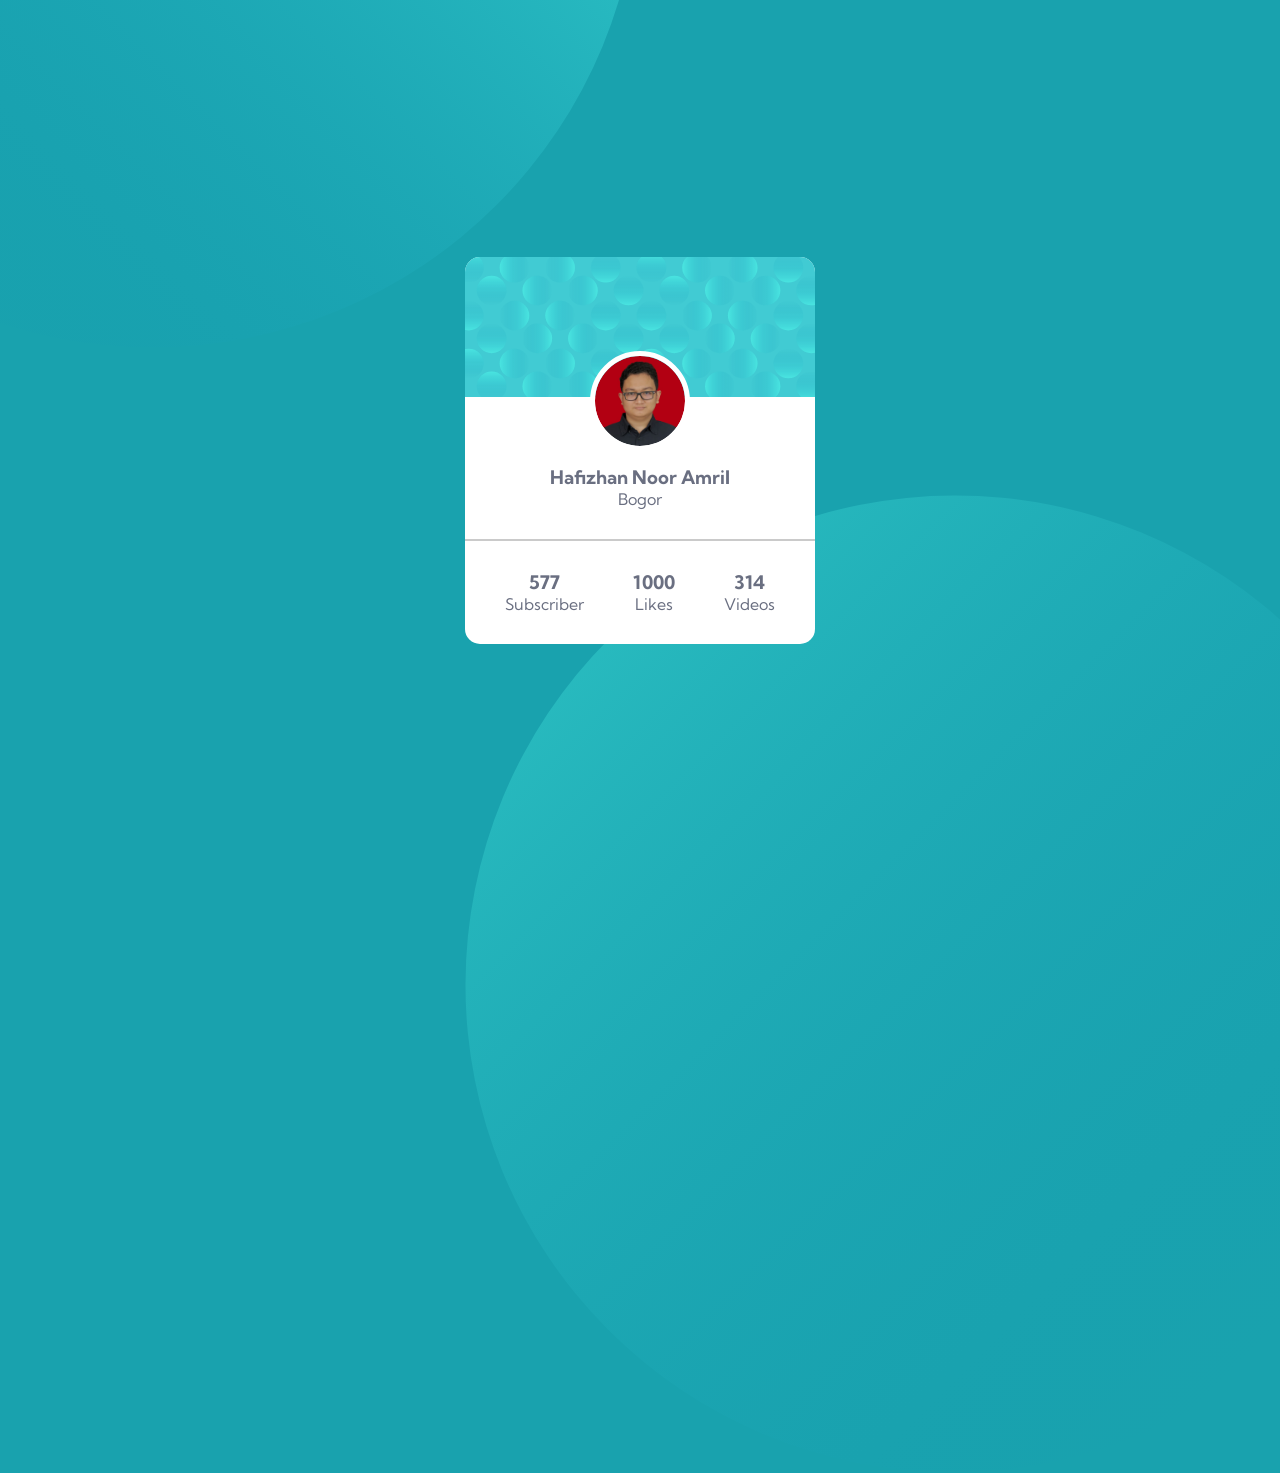
<file: index.html>
<!DOCTYPE html>
<html lang="en">
    <head>
        <meta charset="UTF-8">
        <meta name="viewport" content="width=device-width, initial-scale=1">
        <title>AKUBATU</title>
        <link rel="stylesheet" href="style.css">
        <link rel="preconnect" href="https://fonts.googleapis.com">
        <link rel="preconnect" href="https://fonts.gstatic.com" crossorigin>
        <link href="https://fonts.googleapis.com/css2?family=Kumbh+Sans:wght@100..900&display=swap" rel="stylesheet">
    </head>
    <body>
        <div class="bg-top"></div>
        <div class="bg-bottom"></div>
        <div class="card">
            <div class="image">
                <img class="bg-card" src="./source/bg-pattern-card.svg" alt="">
                <img src ="./source/foto.jpg" alt="" class="avatar">
            </div>
            <div class="title">
                <h3>Hafizhan Noor Amril <span></span></h3>
                <p>Bogor</p>
            </div>
            <div class="stats">
                <div>
                    <h3>577</h3>
                    <p>Subscriber</p>
                </div>
            <div>
                <h3>1000</h3>
                <p>Likes</p>
            </div>
            <div>
                <h3>314</h3>
                <p>Videos</p>
             </div>
            </div>
        </div>
    </div>
</body>
</html>
</file>
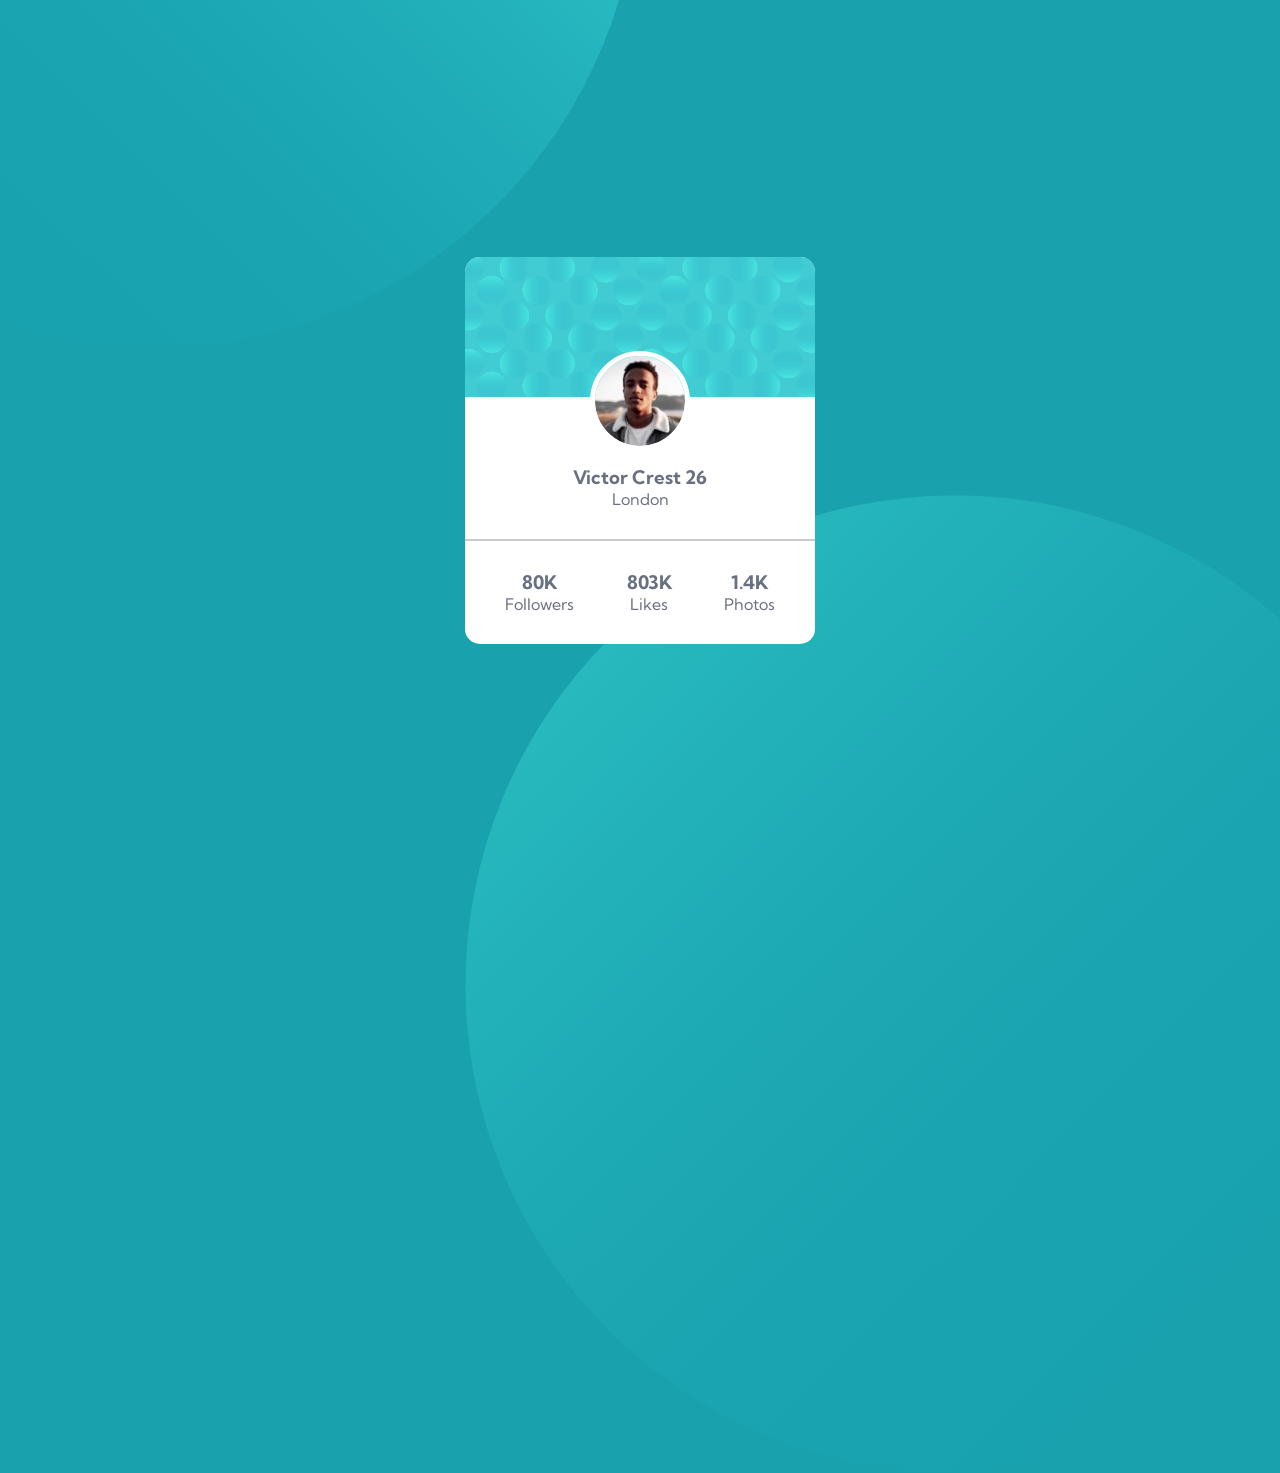
<file: Profile card/index.html>
<!DOCTYPE html>
<html lang="en">
    <head>
        <meta charset="UTF-8">
        <meta name="viewport" content="width=device-width, initial-scale=1">
        <title>AKUBATU</title>
        <link rel="stylesheet" href="style.css">
        <link rel="preconnect" href="https://fonts.googleapis.com">
        <link rel="preconnect" href="https://fonts.gstatic.com" crossorigin>
        <link href="https://fonts.googleapis.com/css2?family=Kumbh+Sans:wght@100..900&display=swap" rel="stylesheet">
    </head>
    <body>
        <div class="bg-top"></div>
        <div class="bg-bottom"></div>
        <div class="card">
            <div class="image">
                <img class="bg-card" src="./source/bg-pattern-card.svg" alt="">
                <img src ="./source/image-victor.jpg" alt="" class="avatar">
            </div>
            <div class="title">
                <h3>Victor Crest <span>26</span></h3>
                <p>London</p>
            </div>
            <div class="stats">
                <div>
                    <h3>80K</h3>
                    <p>Followers</p>
                </div>
            <div>
                <h3>803K</h3>
                <p>Likes</p>
            </div>
            <div>
                <h3>1.4K</h3>
                <p>Photos</p>
             </div>
            </div>
        </div>
    </div>
</body>
</html>
</file>
<file: style.css>
*{
    padding: 0;
    margin: 0;
    box-sizing: border-box;
}

:root {
    --primary-color: hsl(185, 75%, 39%);
    --text-color:hsl(227, 10%, 46%);
    --heading-color:hsl(229, 23%, 23%);
    --border-color:hsl(0, 0%, 59%, 0.5);
}

html {
    font-family: 'Kumbh Sans', sans-serif;
    background-color: var(--primary-color);
    color: var(--text-color);
    height: 100vh;
    width: 100%;
    display:flex;
    justify-content: center;
    align-items: center;
}

/*Hide the scroll*/
body::-webkit-scrollbar {
    display:none;
}

/*Style the background top*/
.bg-top {
    position: absolute;
    background: url(./source/bg-pattern-top.svg) no-repeat;
    width: 978px;
    height: 978px;
    top:-70%;
    right: 50%;
}

/*Style the background bottom*/
.bg-bottom {
    position: absolute;
    background: url(./source/bg-pattern-bottom.svg) no-repeat;
    width: 978px;
    height: 978px;
    top: 55%;
    right: 47;
}

/*Style the card*/
.card{
    max-width: 400px;
    background-color: #fff;
    border-radius: 15px;
    text-align:center;
    position: relative;
}

/*Style the card image and avatar*/
.card .image{
    position:relative;
}

.card .image .bg-card {
    border-radius: 15px 15px 0px 0px;
    width: 100%;
}

.card .image .avatar {
    max-width: 90px;
    border-radius: 50%; 
    outline: 5px solid #fff;
    position: absolute;
    left: 50%;
    top: 100%;
    transform: translate(-50%, -50%);
}

/*Style the title*/
.card .title {
    margin: 65px 0 30px;
}

.card .title h2 {
    margin-bottom: 5px;
}

.card .title h2 span {
    color: var(--text-color);
    font-weight:400;
}
/*style the stats*/
.card .stats {
    display:flex;
    justify-content:space-between;
    align-items: center;
    border-top: 2px solid var(--border-color);
    padding: 30px 40px;
}

.h3 {
    color: var(--heading-color);
    font: weight 700;
}

/*Responsive*/
@media (max-width:)
</file>
<file: Profile card/style.css>
*{
    padding: 0;
    margin: 0;
    box-sizing: border-box;
}

:root {
    --primary-color: hsl(185, 75%, 39%);
    --text-color:hsl(227, 10%, 46%);
    --heading-color:hsl(229, 23%, 23%);
    --border-color:hsl(0, 0%, 59%, 0.5);
}

html {
    font-family: 'Kumbh Sans', sans-serif;
    background-color: var(--primary-color);
    color: var(--text-color);
    height: 100vh;
    width: 100%;
    display:flex;
    justify-content: center;
    align-items: center;
}

/*Hide the scroll*/
body::-webkit-scrollbar {
    display:none;
}

/*Style the background top*/
.bg-top {
    position: absolute;
    background: url(./source/bg-pattern-top.svg) no-repeat;
    width: 978px;
    height: 978px;
    top:-70%;
    right: 50%;
}

/*Style the background bottom*/
.bg-bottom {
    position: absolute;
    background: url(./source/bg-pattern-bottom.svg) no-repeat;
    width: 978px;
    height: 978px;
    top: 55%;
    right: 47;
}

/*Style the card*/
.card{
    max-width: 400px;
    background-color: #fff;
    border-radius: 15px;
    text-align:center;
    position: relative;
}

/*Style the card image and avatar*/
.card .image{
    position:relative;
}

.card .image .bg-card {
    border-radius: 15px 15px 0px 0px;
    width: 100%;
}

.card .image .avatar {
    max-width: 90px;
    border-radius: 50%; 
    outline: 5px solid #fff;
    position: absolute;
    left: 50%;
    top: 100%;
    transform: translate(-50%, -50%);
}

/*Style the title*/
.card .title {
    margin: 65px 0 30px;
}

.card .title h2 {
    margin-bottom: 5px;
}

.card .title h2 span {
    color: var(--text-color);
    font-weight:400;
}
/*style the stats*/
.card .stats {
    display:flex;
    justify-content:space-between;
    align-items: center;
    border-top: 2px solid var(--border-color);
    padding: 30px 40px;
}

.h3 {
    color: var(--heading-color);
    font: weight 700;
}

/*Responsive*/
@media (max-width:)
</file>
